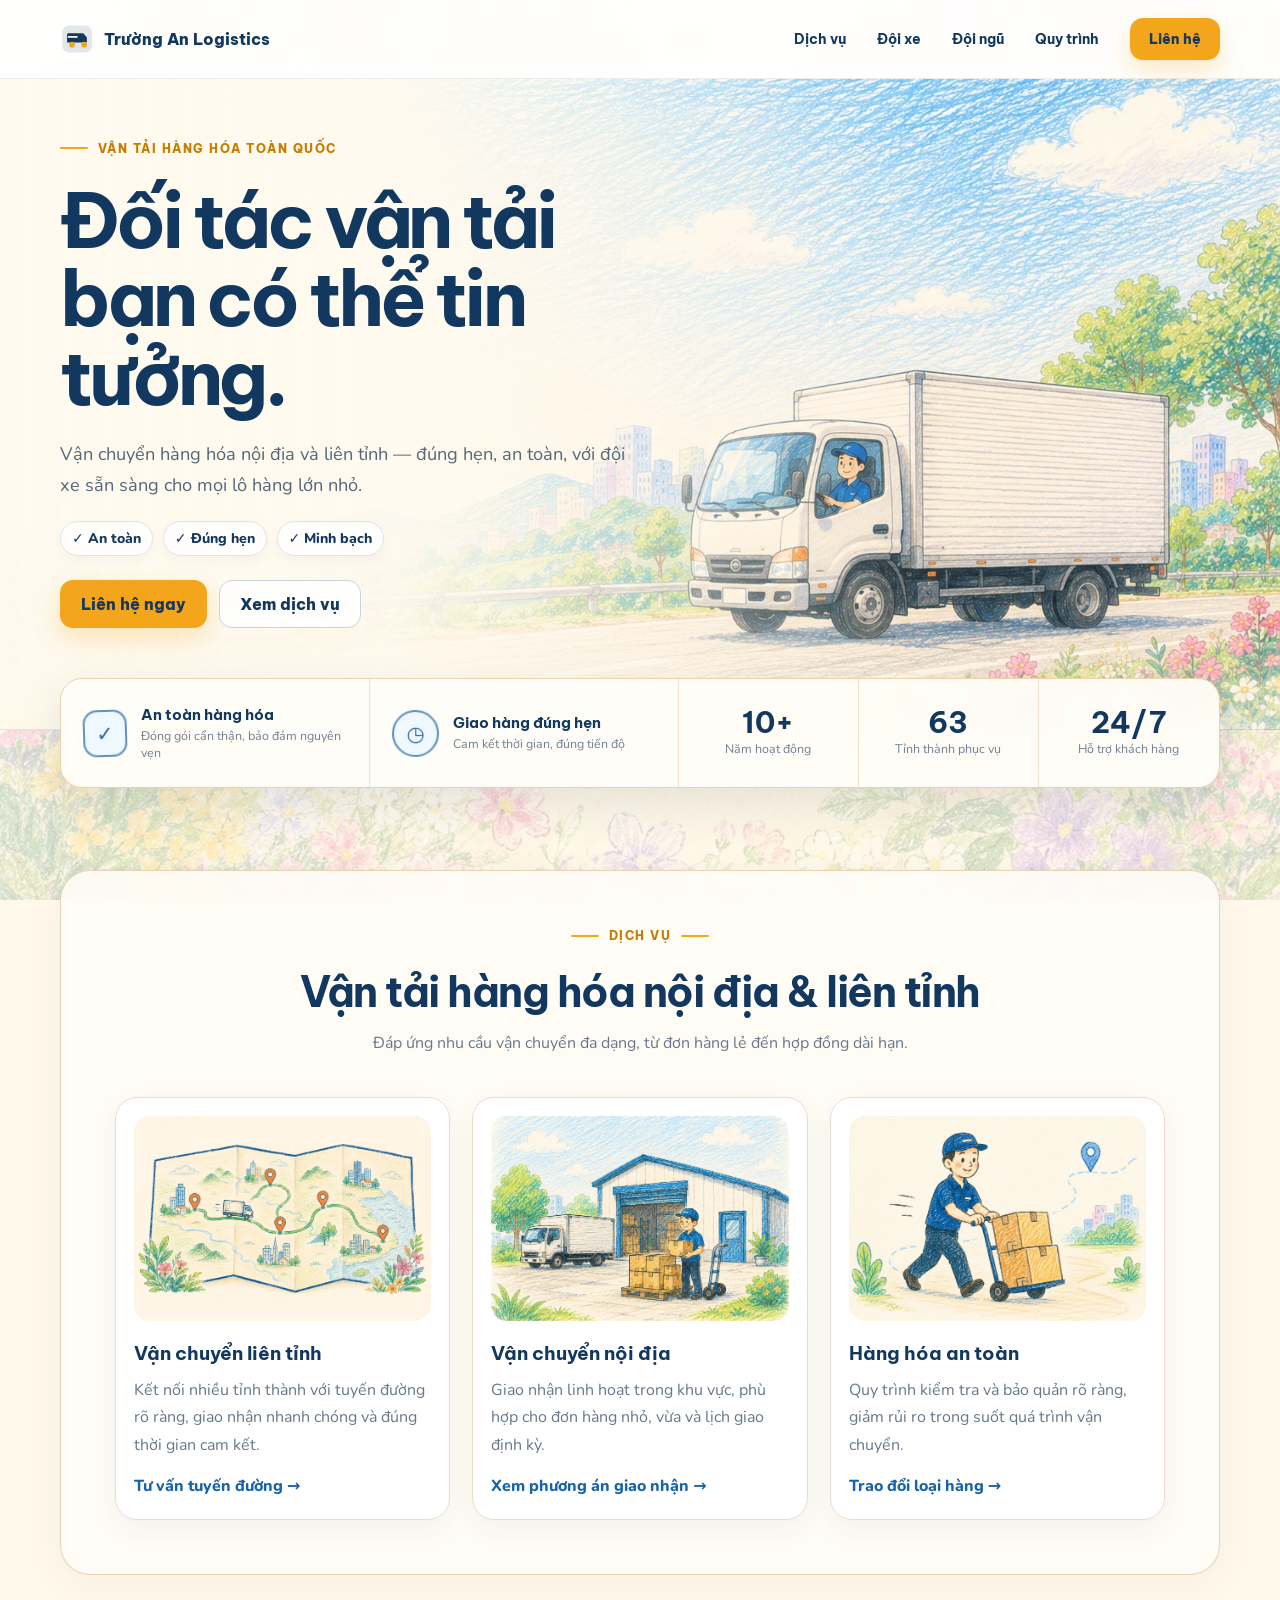
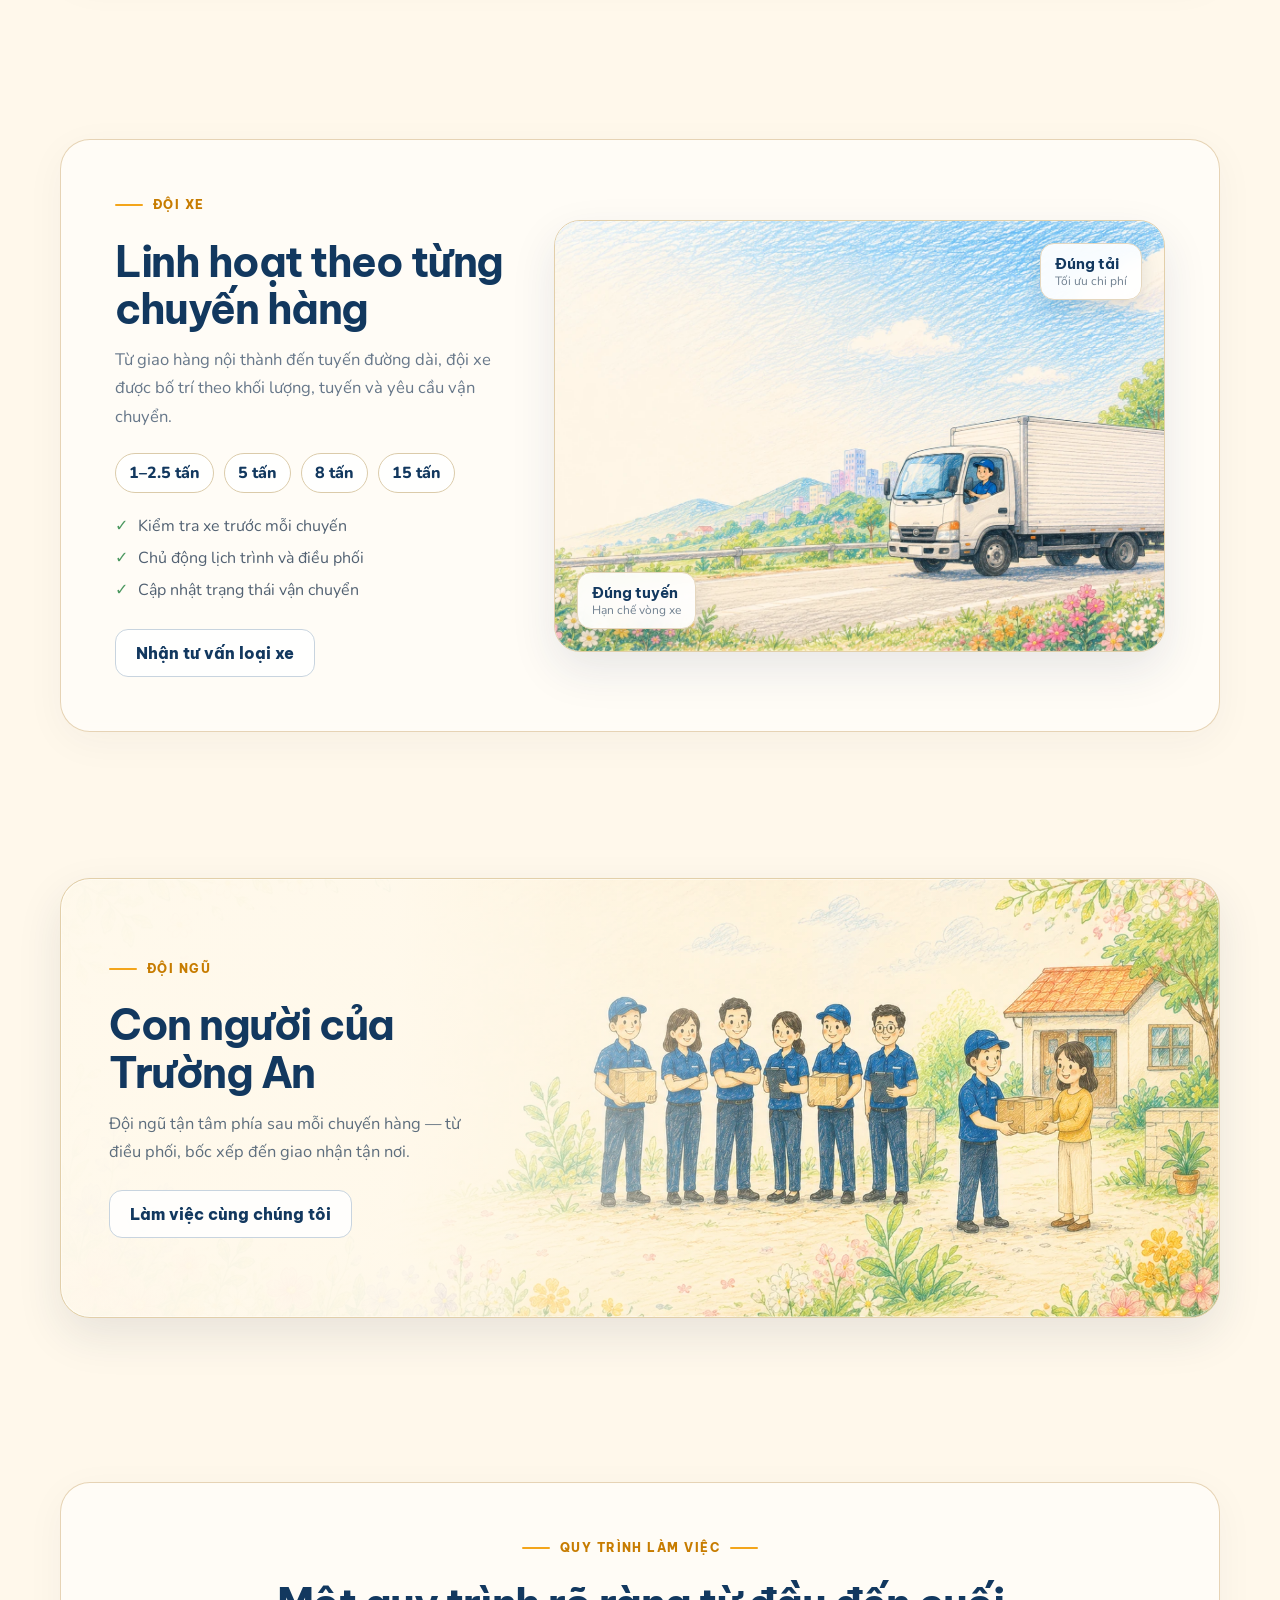
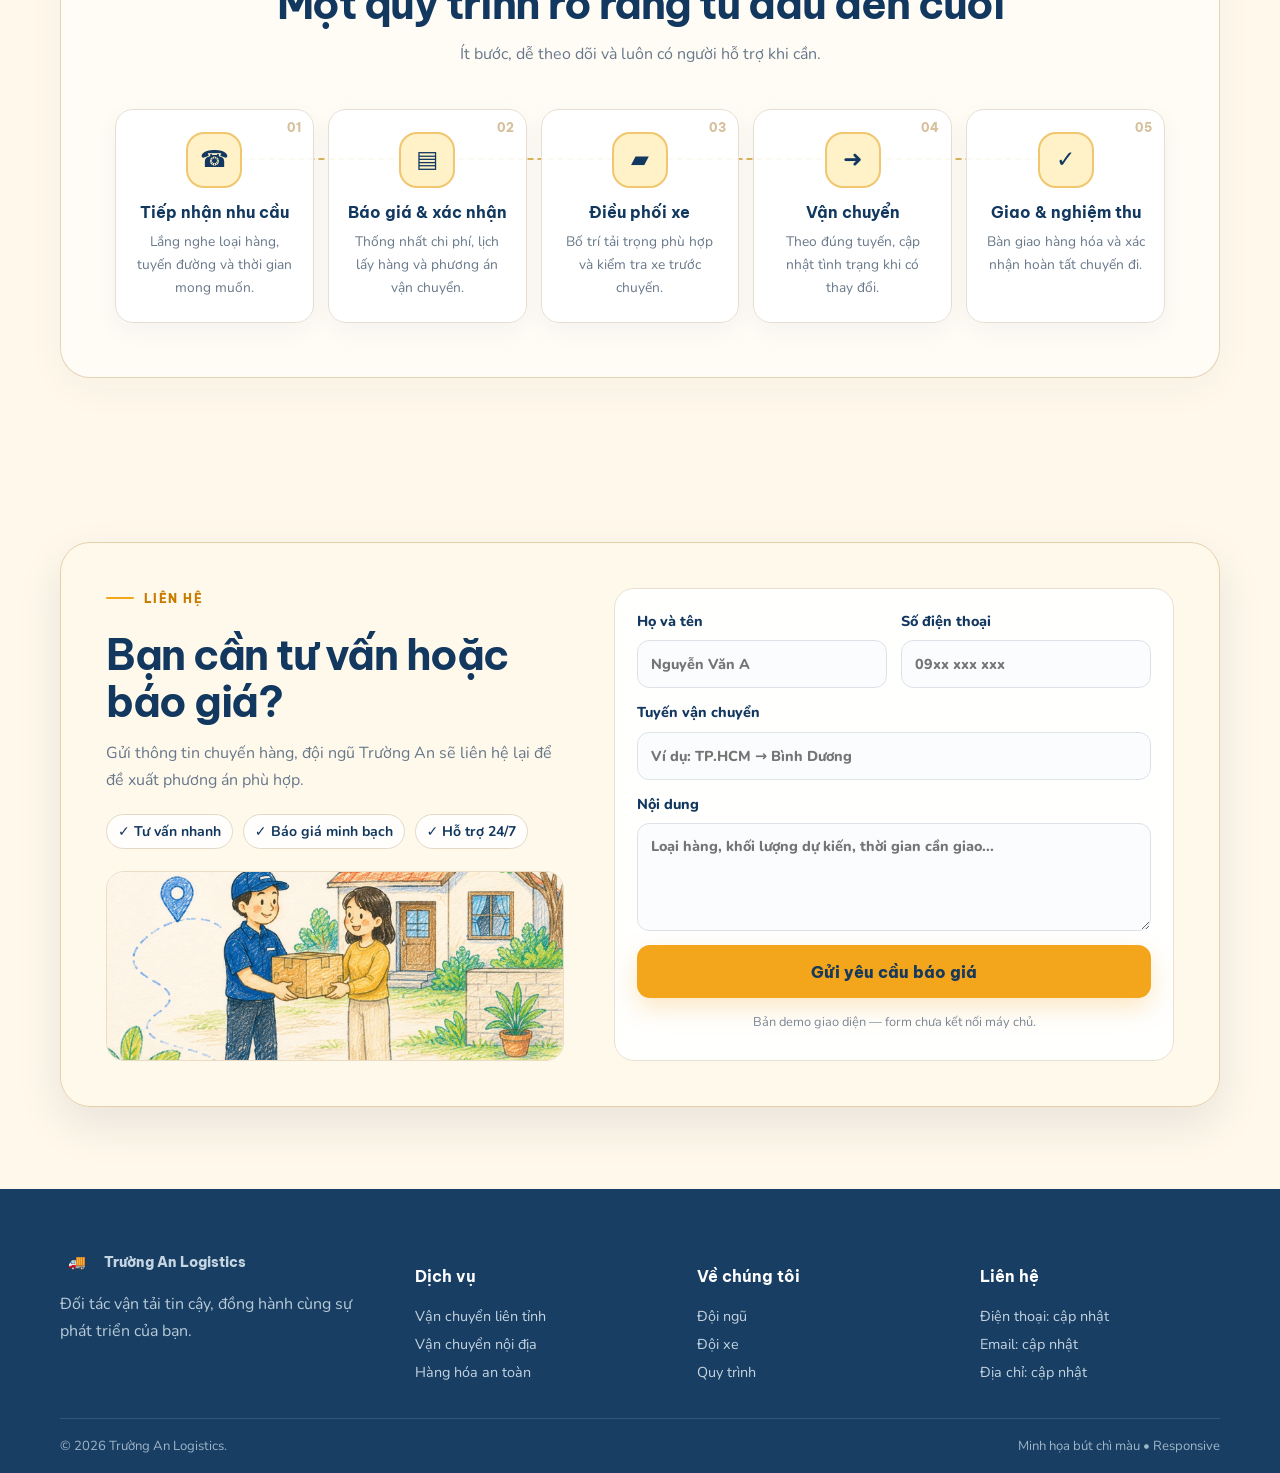
<file: index.html>
<!doctype html>
<html lang="vi">
<head>
  <meta charset="utf-8" />
  <meta name="viewport" content="width=device-width, initial-scale=1" />
  <meta name="description" content="Trường An Logistics — vận tải hàng hóa nội địa và liên tỉnh, đúng hẹn, an toàn, minh bạch." />
  <title>Trường An Logistics — Vận tải hàng hóa toàn quốc</title>
  <link rel="preconnect" href="https://fonts.googleapis.com">
  <link rel="preconnect" href="https://fonts.gstatic.com" crossorigin>
  <link href="https://fonts.googleapis.com/css2?family=Be+Vietnam+Pro:wght@400;500;600;700;800&family=Nunito:wght@400;500;600;700&display=swap" rel="stylesheet">
  <link rel="stylesheet" href="styles.css" />
</head>
<body>
  <header class="site-header" id="top">
    <div class="container nav-wrap">
      <a class="brand" href="#top" aria-label="Trường An Logistics - Trang chủ">
        <span class="brand-mark" aria-hidden="true">
          <svg viewBox="0 0 48 48" role="img"><rect x="3" y="5" width="42" height="38" rx="10" fill="currentColor" opacity=".12"/><path d="M10 29h19V16H12a2 2 0 0 0-2 2v11Zm19 0h9v-6.2a3 3 0 0 0-.8-2.1l-4.4-4.7H29v13Z" fill="currentColor"/><circle cx="17" cy="32" r="4" fill="#F3A51B"/><circle cx="34" cy="32" r="4" fill="#F3A51B"/><path d="M12 21h12" stroke="#fff" stroke-width="2.2" stroke-linecap="round"/></svg>
        </span>
        <span>Trường An Logistics</span>
      </a>
      <button class="nav-toggle" aria-expanded="false" aria-controls="primary-nav" aria-label="Mở menu"><span></span><span></span><span></span></button>
      <nav id="primary-nav" class="nav-links" aria-label="Điều hướng chính">
        <a href="#services">Dịch vụ</a>
        <a href="#fleet">Đội xe</a>
        <a href="#team">Đội ngũ</a>
        <a href="#process">Quy trình</a>
        <a class="btn btn-small btn-primary" href="#contact">Liên hệ</a>
      </nav>
    </div>
  </header>

  <main>
    <section class="hero" aria-labelledby="hero-title">
      <div class="container hero-layout">
        <div class="hero-copy reveal">
          <p class="eyebrow"><span></span> Vận tải hàng hóa toàn quốc</p>
          <h1 id="hero-title">Đối tác vận tải<br>bạn có thể tin tưởng.</h1>
          <p class="hero-lead">Vận chuyển hàng hóa nội địa và liên tỉnh — đúng hẹn, an toàn, với đội xe sẵn sàng cho mọi lô hàng lớn nhỏ.</p>
          <div class="hero-points"><span>✓ An toàn</span><span>✓ Đúng hẹn</span><span>✓ Minh bạch</span></div>
          <div class="hero-actions">
            <a class="btn btn-primary" href="#contact">Liên hệ ngay</a>
            <a class="btn btn-secondary" href="#services">Xem dịch vụ</a>
          </div>
        </div>
      </div>
    </section>

    <section class="trust-wrap" aria-label="Cam kết và số liệu">
      <div class="container trust-card reveal">
        <article class="trust-item trust-copy"><span class="sketch-icon">✓</span><div><strong>An toàn hàng hóa</strong><small>Đóng gói cẩn thận, bảo đảm nguyên vẹn</small></div></article>
        <article class="trust-item trust-copy"><span class="sketch-icon clock">◷</span><div><strong>Giao hàng đúng hẹn</strong><small>Cam kết thời gian, đúng tiến độ</small></div></article>
        <article class="trust-item metric"><strong>10+</strong><small>Năm hoạt động</small></article>
        <article class="trust-item metric"><strong>63</strong><small>Tỉnh thành phục vụ</small></article>
        <article class="trust-item metric"><strong>24/7</strong><small>Hỗ trợ khách hàng</small></article>
      </div>
    </section>

    <section id="services" class="section">
      <div class="container section-panel">
        <header class="section-heading reveal">
          <p class="eyebrow centered"><span></span> Dịch vụ <span></span></p>
          <h2>Vận tải hàng hóa nội địa & liên tỉnh</h2>
          <p>Đáp ứng nhu cầu vận chuyển đa dạng, từ đơn hàng lẻ đến hợp đồng dài hạn.</p>
        </header>
        <div class="service-grid">
          <article class="service-card reveal">
            <div class="service-visual"><img src="route-map.webp" alt="Bản đồ minh họa nhiều thành phố, điểm giao nhận và tuyến vận chuyển liên tỉnh"></div>
            <h3>Vận chuyển liên tỉnh</h3>
            <p>Kết nối nhiều tỉnh thành với tuyến đường rõ ràng, giao nhận nhanh chóng và đúng thời gian cam kết.</p>
            <a href="#contact" class="text-link">Tư vấn tuyến đường →</a>
          </article>
          <article class="service-card reveal">
            <div class="service-visual"><img src="warehouse-loading.webp" alt="Minh họa kho hàng, xe tải và nhân viên bốc xếp"></div>
            <h3>Vận chuyển nội địa</h3>
            <p>Giao nhận linh hoạt trong khu vực, phù hợp cho đơn hàng nhỏ, vừa và lịch giao định kỳ.</p>
            <a href="#contact" class="text-link">Xem phương án giao nhận →</a>
          </article>
          <article class="service-card reveal">
            <div class="service-visual"><img src="delivery-cart.webp" alt="Minh họa nhân viên vận chuyển hàng bằng xe đẩy"></div>
            <h3>Hàng hóa an toàn</h3>
            <p>Quy trình kiểm tra và bảo quản rõ ràng, giảm rủi ro trong suốt quá trình vận chuyển.</p>
            <a href="#contact" class="text-link">Trao đổi loại hàng →</a>
          </article>
        </div>
      </div>
    </section>

    <section id="fleet" class="section">
      <div class="container section-panel fleet-layout">
        <div class="fleet-copy reveal">
          <p class="eyebrow"><span></span> Đội xe</p>
          <h2>Linh hoạt theo từng chuyến hàng</h2>
          <p>Từ giao hàng nội thành đến tuyến đường dài, đội xe được bố trí theo khối lượng, tuyến và yêu cầu vận chuyển.</p>
          <div class="fleet-tags"><span>1–2.5 tấn</span><span>5 tấn</span><span>8 tấn</span><span>15 tấn</span></div>
          <ul class="check-list"><li>Kiểm tra xe trước mỗi chuyến</li><li>Chủ động lịch trình và điều phối</li><li>Cập nhật trạng thái vận chuyển</li></ul>
          <a class="btn btn-secondary" href="#contact">Nhận tư vấn loại xe</a>
        </div>
        <div class="fleet-art-card reveal">
          <img src="hero-truck.webp" alt="Xe tải thùng chạy trên đường giữa phong cảnh hoa cỏ vẽ bằng bút màu">
          <div class="floating-note note-one"><strong>Đúng tải</strong><span>Tối ưu chi phí</span></div>
          <div class="floating-note note-two"><strong>Đúng tuyến</strong><span>Hạn chế vòng xe</span></div>
        </div>
      </div>
    </section>

    <section id="team" class="section team-section">
      <div class="container team-card reveal">
        <div class="team-copy">
          <p class="eyebrow"><span></span> Đội ngũ</p>
          <h2>Con người của<br>Trường An</h2>
          <p>Đội ngũ tận tâm phía sau mỗi chuyến hàng — từ điều phối, bốc xếp đến giao nhận tận nơi.</p>
          <a class="btn btn-secondary" href="#contact">Làm việc cùng chúng tôi</a>
        </div>
      </div>
    </section>

    <section id="process" class="section">
      <div class="container section-panel">
        <header class="section-heading reveal">
          <p class="eyebrow centered"><span></span> Quy trình làm việc <span></span></p>
          <h2>Một quy trình rõ ràng từ đầu đến cuối</h2>
          <p>Ít bước, dễ theo dõi và luôn có người hỗ trợ khi cần.</p>
        </header>
        <div class="process-grid">
          <article class="process-step reveal"><span class="step-no">01</span><div class="step-icon">☎</div><h3>Tiếp nhận nhu cầu</h3><p>Lắng nghe loại hàng, tuyến đường và thời gian mong muốn.</p></article>
          <article class="process-step reveal"><span class="step-no">02</span><div class="step-icon">▤</div><h3>Báo giá & xác nhận</h3><p>Thống nhất chi phí, lịch lấy hàng và phương án vận chuyển.</p></article>
          <article class="process-step reveal"><span class="step-no">03</span><div class="step-icon">▰</div><h3>Điều phối xe</h3><p>Bố trí tải trọng phù hợp và kiểm tra xe trước chuyến.</p></article>
          <article class="process-step reveal"><span class="step-no">04</span><div class="step-icon">➜</div><h3>Vận chuyển</h3><p>Theo đúng tuyến, cập nhật tình trạng khi có thay đổi.</p></article>
          <article class="process-step reveal"><span class="step-no">05</span><div class="step-icon">✓</div><h3>Giao & nghiệm thu</h3><p>Bàn giao hàng hóa và xác nhận hoàn tất chuyến đi.</p></article>
        </div>
      </div>
    </section>

    <section id="contact" class="section contact-section">
      <div class="container contact-card reveal">
        <div class="contact-copy">
          <p class="eyebrow"><span></span> Liên hệ</p>
          <h2>Bạn cần tư vấn hoặc báo giá?</h2>
          <p>Gửi thông tin chuyến hàng, đội ngũ Trường An sẽ liên hệ lại để đề xuất phương án phù hợp.</p>
          <div class="contact-benefits"><span>✓ Tư vấn nhanh</span><span>✓ Báo giá minh bạch</span><span>✓ Hỗ trợ 24/7</span></div>
          <div class="contact-illustration"><img src="delivery-customer.webp" alt="Nhân viên Trường An giao hàng tận nơi cho khách"></div>
        </div>
        <form class="quote-form" id="quote-form">
          <label>Họ và tên<input type="text" name="name" placeholder="Nguyễn Văn A" required></label>
          <label>Số điện thoại<input type="tel" name="phone" placeholder="09xx xxx xxx" required></label>
          <label class="full">Tuyến vận chuyển<input type="text" name="route" placeholder="Ví dụ: TP.HCM → Bình Dương"></label>
          <label class="full">Nội dung<textarea name="message" rows="4" placeholder="Loại hàng, khối lượng dự kiến, thời gian cần giao..."></textarea></label>
          <button class="btn btn-primary full" type="submit">Gửi yêu cầu báo giá</button>
          <p class="form-note full" id="form-note">Bản demo giao diện — form chưa kết nối máy chủ.</p>
        </form>
      </div>
    </section>
  </main>

  <footer class="site-footer">
    <div class="container footer-grid">
      <div><a class="brand footer-brand" href="#top"><span class="brand-mark" aria-hidden="true">🚚</span><span>Trường An Logistics</span></a><p>Đối tác vận tải tin cậy, đồng hành cùng sự phát triển của bạn.</p></div>
      <div><h4>Dịch vụ</h4><a href="#services">Vận chuyển liên tỉnh</a><a href="#services">Vận chuyển nội địa</a><a href="#services">Hàng hóa an toàn</a></div>
      <div><h4>Về chúng tôi</h4><a href="#team">Đội ngũ</a><a href="#fleet">Đội xe</a><a href="#process">Quy trình</a></div>
      <div><h4>Liên hệ</h4><span>Điện thoại: cập nhật</span><span>Email: cập nhật</span><span>Địa chỉ: cập nhật</span></div>
    </div>
    <div class="container footer-bottom"><span>© <span id="year"></span> Trường An Logistics.</span><span>Minh họa bút chì màu • Responsive</span></div>
  </footer>
  <script src="script.js"></script>
</body>
</html>
</file>
<file: styles.css>
:root{
  --navy:#12385f;
  --navy-2:#1e4d78;
  --blue:#2e78bd;
  --orange:#f3a51b;
  --orange-dark:#d98500;
  --cream:#fff8ec;
  --paper:rgba(255,253,247,.92);
  --paper-solid:#fffdf8;
  --line:#ead8b8;
  --muted:#68788a;
  --green:#6fa66d;
  --shadow:0 18px 45px rgba(31,53,76,.10);
  --container:min(1160px,calc(100% - 40px));
}
*{box-sizing:border-box}
html{scroll-behavior:smooth}
body{margin:0;color:var(--navy);font-family:"Nunito",system-ui,-apple-system,sans-serif;background-color:#fff8eb;background-image:linear-gradient(rgba(255,250,239,.68),rgba(255,250,239,.68)),url("background-floral.webp");background-size:100% auto;background-position:top center;background-repeat:repeat-y;background-attachment:fixed}
a{color:inherit;text-decoration:none}
img{display:block;max-width:100%}
button,input,textarea{font:inherit}
.container{width:var(--container);margin-inline:auto}
.section{padding:82px 0}
.section-panel{padding:54px;border:1px solid rgba(226,205,170,.85);border-radius:30px;background:rgba(255,253,248,.86);backdrop-filter:blur(5px);box-shadow:0 10px 40px rgba(38,54,72,.045)}
h1,h2,h3,h4,.brand,.btn,.eyebrow{font-family:"Be Vietnam Pro",system-ui,sans-serif}
h1,h2,h3,p{margin-top:0}
h1{font-size:clamp(3rem,5.9vw,5.5rem);line-height:1.04;letter-spacing:-.055em;margin-bottom:23px}
h2{font-size:clamp(2rem,3.3vw,3.05rem);line-height:1.12;letter-spacing:-.035em;margin-bottom:14px}
h3{font-size:1.18rem;line-height:1.25;margin-bottom:12px}
p{line-height:1.7}.eyebrow{text-transform:uppercase;letter-spacing:.12em;font-weight:800;font-size:.78rem;color:#c77c00;display:flex;align-items:center;gap:10px;margin-bottom:22px}.eyebrow span{display:inline-block;width:28px;height:2px;background:var(--orange);border-radius:2px}.eyebrow.centered{justify-content:center}.btn{display:inline-flex;align-items:center;justify-content:center;min-height:48px;padding:12px 20px;border-radius:13px;border:1px solid transparent;font-weight:800;transition:.22s ease}.btn:hover{transform:translateY(-2px)}.btn-primary{background:var(--orange);color:#17395c;box-shadow:0 10px 24px rgba(242,165,27,.25)}.btn-primary:hover{background:#ffb52a}.btn-secondary{background:rgba(255,255,255,.84);border-color:#c8d4df;color:var(--navy)}.btn-small{min-height:42px;padding:9px 18px}

.site-header{position:sticky;top:0;z-index:50;background:rgba(255,255,255,.90);backdrop-filter:blur(14px);border-bottom:1px solid rgba(29,65,100,.09)}.nav-wrap{height:78px;display:flex;align-items:center;justify-content:space-between;gap:24px}.brand{display:inline-flex;align-items:center;gap:10px;font-weight:800}.brand-mark{width:34px;height:34px;color:var(--navy);display:grid;place-items:center}.brand-mark svg{width:34px;height:34px}.nav-links{display:flex;align-items:center;gap:31px;font-family:"Be Vietnam Pro";font-size:.89rem;font-weight:700}.nav-links>a:not(.btn){position:relative}.nav-links>a:not(.btn)::after{content:"";position:absolute;left:0;right:100%;bottom:-7px;height:2px;background:var(--orange);transition:.2s}.nav-links>a:not(.btn):hover::after{right:0}.nav-toggle{display:none;border:0;background:transparent;padding:8px}.nav-toggle span{display:block;width:24px;height:2px;background:var(--navy);margin:5px;border-radius:2px}

.hero{position:relative;min-height:650px;display:flex;align-items:center;background-image:linear-gradient(90deg,rgba(255,250,239,.99) 0%,rgba(255,250,239,.95) 31%,rgba(255,250,239,.58) 48%,rgba(255,250,239,.06) 72%),url("hero-truck.webp");background-size:cover;background-position:center center;border-bottom:1px solid rgba(231,205,158,.5)}.hero::after{content:"";position:absolute;inset:auto 0 0;height:110px;background:linear-gradient(to bottom,transparent,rgba(255,249,235,.6))}.hero-layout{position:relative;z-index:2;display:flex;align-items:center;min-height:650px}.hero-copy{width:min(585px,56%);padding:52px 0 94px}.hero-lead{font-size:1.14rem;color:#556779;max-width:590px;margin-bottom:18px}.hero-points{display:flex;gap:10px;flex-wrap:wrap;margin:20px 0 24px}.hero-points span{background:rgba(255,255,255,.83);border:1px solid #dce4ea;padding:7px 11px;border-radius:999px;font-weight:800;font-size:.88rem;box-shadow:0 4px 12px rgba(40,59,77,.04)}.hero-actions{display:flex;gap:12px;flex-wrap:wrap}

.trust-wrap{position:relative;z-index:6;margin-top:-52px}.trust-card{background:rgba(255,253,248,.94);backdrop-filter:blur(10px);border:1px solid #ead3aa;border-radius:22px;box-shadow:var(--shadow);display:grid;grid-template-columns:1.2fr 1.2fr .7fr .7fr .7fr;overflow:hidden}.trust-item{min-height:108px;padding:19px 22px;display:flex;align-items:center;justify-content:center;border-right:1px solid #eee1cb}.trust-item:last-child{border-right:0}.trust-copy{justify-content:flex-start;gap:14px}.trust-copy strong{display:block;font-family:"Be Vietnam Pro";font-size:.95rem}.trust-copy small,.metric small{display:block;color:#718091;font-size:.78rem;line-height:1.35;margin-top:4px}.sketch-icon{width:47px;height:47px;border:2px solid #5f91c1;border-radius:14px;display:grid;place-items:center;color:#2d6ca6;background:#eff8ff;font-weight:900;font-size:1.3rem;transform:rotate(-2deg)}.clock{border-radius:50%}.metric{flex-direction:column;text-align:center}.metric strong{font-family:"Be Vietnam Pro";font-size:1.82rem;line-height:1}

.section-heading{text-align:center;max-width:760px;margin:0 auto 40px}.section-heading>p:not(.eyebrow){color:var(--muted);margin-bottom:0}.service-grid{display:grid;grid-template-columns:repeat(3,1fr);gap:22px}.service-card{display:flex;flex-direction:column;background:rgba(255,255,255,.92);border:1px solid #e7ddcf;border-radius:22px;padding:18px 18px 22px;box-shadow:0 9px 28px rgba(31,51,75,.055);transition:.25s ease}.service-card:hover{transform:translateY(-7px);box-shadow:0 20px 42px rgba(31,51,75,.11);border-color:#e6c98e}.service-visual{height:205px;border-radius:16px;background:#fff9e8;overflow:hidden;margin-bottom:21px}.service-visual img{width:100%;height:100%;object-fit:cover;object-position:center}.service-card p{color:var(--muted);min-height:82px}.text-link{margin-top:auto;font-weight:800;color:#1764aa}

.fleet-layout{display:grid;grid-template-columns:.78fr 1.22fr;gap:48px;align-items:center}.fleet-copy>p:not(.eyebrow){color:var(--muted);font-size:1.04rem}.fleet-tags{display:flex;gap:10px;flex-wrap:wrap;margin:22px 0}.fleet-tags span{border:1px solid #dbcbaa;background:rgba(255,255,255,.82);padding:8px 13px;border-radius:999px;font-weight:800}.check-list{list-style:none;padding:0;margin:0 0 28px;display:grid;gap:10px;color:#526172}.check-list li::before{content:"✓";color:#4c9860;font-weight:900;margin-right:10px}.fleet-art-card{position:relative;border-radius:26px;overflow:hidden;border:1px solid #e2cfaa;background:#fff;box-shadow:var(--shadow);min-height:430px}.fleet-art-card>img{width:100%;height:100%;min-height:430px;object-fit:cover;object-position:center}.floating-note{position:absolute;background:rgba(255,255,255,.92);backdrop-filter:blur(8px);border:1px solid #e5d7bf;box-shadow:0 10px 20px rgba(28,47,68,.12);border-radius:14px;padding:10px 14px;display:grid}.floating-note strong{font-family:"Be Vietnam Pro";font-size:.92rem}.floating-note span{font-size:.75rem;color:#708090}.note-one{top:22px;right:22px}.note-two{bottom:22px;left:22px}

.team-section{padding-top:64px}.team-card{min-height:440px;border:1px solid #e2cfaa;border-radius:30px;overflow:hidden;position:relative;display:flex;align-items:center;padding:48px;background-image:linear-gradient(90deg,rgba(255,249,236,.98) 0%,rgba(255,249,236,.94) 29%,rgba(255,249,236,.58) 42%,rgba(255,249,236,.08) 62%),url("team-illustration.webp");background-size:cover;background-position:center center;box-shadow:var(--shadow)}.team-card::after{content:"";position:absolute;inset:0;box-shadow:inset 0 0 0 1px rgba(255,255,255,.4);border-radius:30px;pointer-events:none}.team-copy{position:relative;z-index:2;width:35%;min-width:360px}.team-copy>p:not(.eyebrow){color:#5f6f7e;margin-bottom:24px;font-size:1.03rem}.team-copy .btn{background:rgba(255,255,255,.86)}

.process-grid{display:grid;grid-template-columns:repeat(5,1fr);gap:14px;position:relative}.process-grid::before{content:"";position:absolute;left:8%;right:8%;top:49px;border-top:2px dashed #ddb45c;z-index:0}.process-step{position:relative;z-index:1;background:rgba(255,255,255,.92);border:1px solid #e6ded1;border-radius:18px;padding:22px 17px;text-align:center;box-shadow:0 8px 24px rgba(37,54,71,.045)}.step-no{position:absolute;right:12px;top:10px;color:#d6c09c;font-family:"Be Vietnam Pro";font-weight:800;font-size:.74rem}.step-icon{width:56px;height:56px;margin:0 auto 14px;border-radius:18px;display:grid;place-items:center;background:#fff1c8;border:2px solid #f0c66e;font-size:1.45rem;font-weight:900}.process-step h3{font-size:1rem;margin-bottom:8px}.process-step p{font-size:.86rem;color:var(--muted);margin:0}

.contact-card{background:rgba(255,249,236,.93);border:1px solid #e5d0a9;border-radius:30px;padding:45px;display:grid;grid-template-columns:.9fr 1.1fr;gap:50px;box-shadow:var(--shadow);backdrop-filter:blur(6px)}.contact-copy>p:not(.eyebrow){color:var(--muted)}.contact-benefits{display:flex;gap:10px;flex-wrap:wrap;margin:20px 0}.contact-benefits span{background:rgba(255,255,255,.88);border:1px solid #e3d8c5;border-radius:999px;padding:7px 11px;font-size:.88rem;font-weight:700}.contact-illustration{margin-top:22px;height:190px;border-radius:18px;overflow:hidden;border:1px solid #eadcc5}.contact-illustration img{width:100%;height:100%;object-fit:cover;object-position:center 48%}.quote-form{background:rgba(255,255,255,.94);border:1px solid #e8e0d3;border-radius:20px;padding:22px;display:grid;grid-template-columns:1fr 1fr;gap:14px}.quote-form label{display:grid;gap:7px;font-weight:800;font-size:.9rem}.quote-form input,.quote-form textarea{width:100%;border:1px solid #dce2e8;border-radius:12px;padding:12px 13px;background:#fbfcfd;outline:none;transition:.2s}.quote-form input:focus,.quote-form textarea:focus{border-color:#7aa6d2;box-shadow:0 0 0 3px rgba(74,139,200,.12)}.quote-form .full{grid-column:1/-1}.form-note{margin:0;color:#7b8794;font-size:.8rem;text-align:center}

.site-footer{background:rgba(18,56,95,.97);color:#d8e5ef;padding:56px 0 18px}.footer-grid{display:grid;grid-template-columns:1.3fr repeat(3,1fr);gap:42px}.footer-brand{color:#fff;margin-bottom:12px}.footer-grid p{max-width:300px;color:#b7cad8}.footer-grid h4{color:#fff;font-size:1rem;margin-bottom:12px}.footer-grid>div:not(:first-child){display:flex;flex-direction:column;gap:8px}.footer-grid a,.footer-grid span{color:#c4d4e1;font-size:.9rem}.footer-bottom{border-top:1px solid rgba(255,255,255,.12);margin-top:36px;padding-top:18px;display:flex;justify-content:space-between;gap:20px;font-size:.82rem;color:#9eb5c7}

.reveal{opacity:0;transform:translateY(18px);transition:opacity .65s ease,transform .65s ease}.reveal.is-visible{opacity:1;transform:none}

@media (max-width:980px){
  :root{--container:min(100% - 30px,920px)}
  body{background-size:auto 780px}
  .nav-toggle{display:block}.nav-links{position:absolute;left:15px;right:15px;top:86px;background:#fff;border:1px solid #e7e1d8;border-radius:18px;box-shadow:var(--shadow);padding:16px;display:none;flex-direction:column;align-items:stretch;gap:5px}.nav-links.open{display:flex}.nav-links a{padding:10px 12px}.nav-links .btn{margin-top:4px}
  .hero{min-height:660px;background-image:linear-gradient(90deg,rgba(255,250,239,.98) 0%,rgba(255,250,239,.88) 50%,rgba(255,250,239,.18) 100%),url("hero-truck.webp");background-position:57% center}.hero-layout{min-height:660px}.hero-copy{width:65%;max-width:560px}
  .trust-card{grid-template-columns:repeat(3,1fr)}.trust-copy{grid-column:span 3;border-right:0;border-bottom:1px solid #eee1cb}.metric{border-top:0}
  .service-grid{grid-template-columns:1fr 1fr}.service-card:last-child{grid-column:1/-1;max-width:520px;justify-self:center;width:100%}
  .fleet-layout{grid-template-columns:1fr}.fleet-art-card{order:-1}
  .team-card{min-height:500px;background-position:58% center;padding:38px}.team-copy{width:44%;min-width:310px}
  .process-grid{grid-template-columns:repeat(2,1fr)}.process-grid::before{display:none}.process-step:last-child{grid-column:1/-1}
  .contact-card{grid-template-columns:1fr}.footer-grid{grid-template-columns:1fr 1fr}
}
@media (max-width:640px){
  :root{--container:calc(100% - 24px)}
  body{background-size:auto 660px;background-attachment:scroll}
  .section{padding:58px 0}.section-panel{padding:26px 18px;border-radius:24px}.nav-wrap{height:70px}.brand{font-size:.95rem}.brand-mark,.brand-mark svg{width:32px;height:32px}
  .hero{min-height:760px;background-image:linear-gradient(180deg,rgba(255,250,239,.99) 0%,rgba(255,250,239,.96) 48%,rgba(255,250,239,.20) 72%,rgba(255,250,239,.02) 100%),url("hero-truck.webp");background-size:auto 100%,auto 60%;background-repeat:no-repeat;background-position:center,70% bottom}.hero-layout{min-height:760px;align-items:flex-start}.hero-copy{width:100%;padding-top:54px}.hero-lead{font-size:1rem}.hero-actions .btn{flex:1;min-width:145px}
  .trust-wrap{margin-top:-35px}.trust-card{grid-template-columns:1fr}.trust-copy{grid-column:auto}.trust-item{border-right:0;border-bottom:1px solid #eee1cb}.trust-item:last-child{border-bottom:0}
  .service-grid{grid-template-columns:1fr}.service-card:last-child{grid-column:auto}.service-visual{height:180px}
  .fleet-art-card{min-height:305px}.fleet-art-card>img{min-height:305px}.floating-note{display:none}
  .team-card{min-height:650px;padding:30px 22px;align-items:flex-start;background-image:linear-gradient(180deg,rgba(255,249,236,.99) 0%,rgba(255,249,236,.94) 40%,rgba(255,249,236,.18) 62%,rgba(255,249,236,.02) 100%),url("team-illustration.webp");background-size:auto 100%,auto 62%;background-repeat:no-repeat;background-position:center,58% bottom}.team-copy{width:100%;min-width:0}.team-copy h2 br{display:none}
  .process-grid{grid-template-columns:1fr}.process-step:last-child{grid-column:auto}
  .contact-card{padding:28px 18px}.quote-form{grid-template-columns:1fr}.quote-form .full{grid-column:auto}.contact-illustration{height:160px}
  .footer-grid{grid-template-columns:1fr;gap:26px}.footer-bottom{flex-direction:column}
}
</file>
